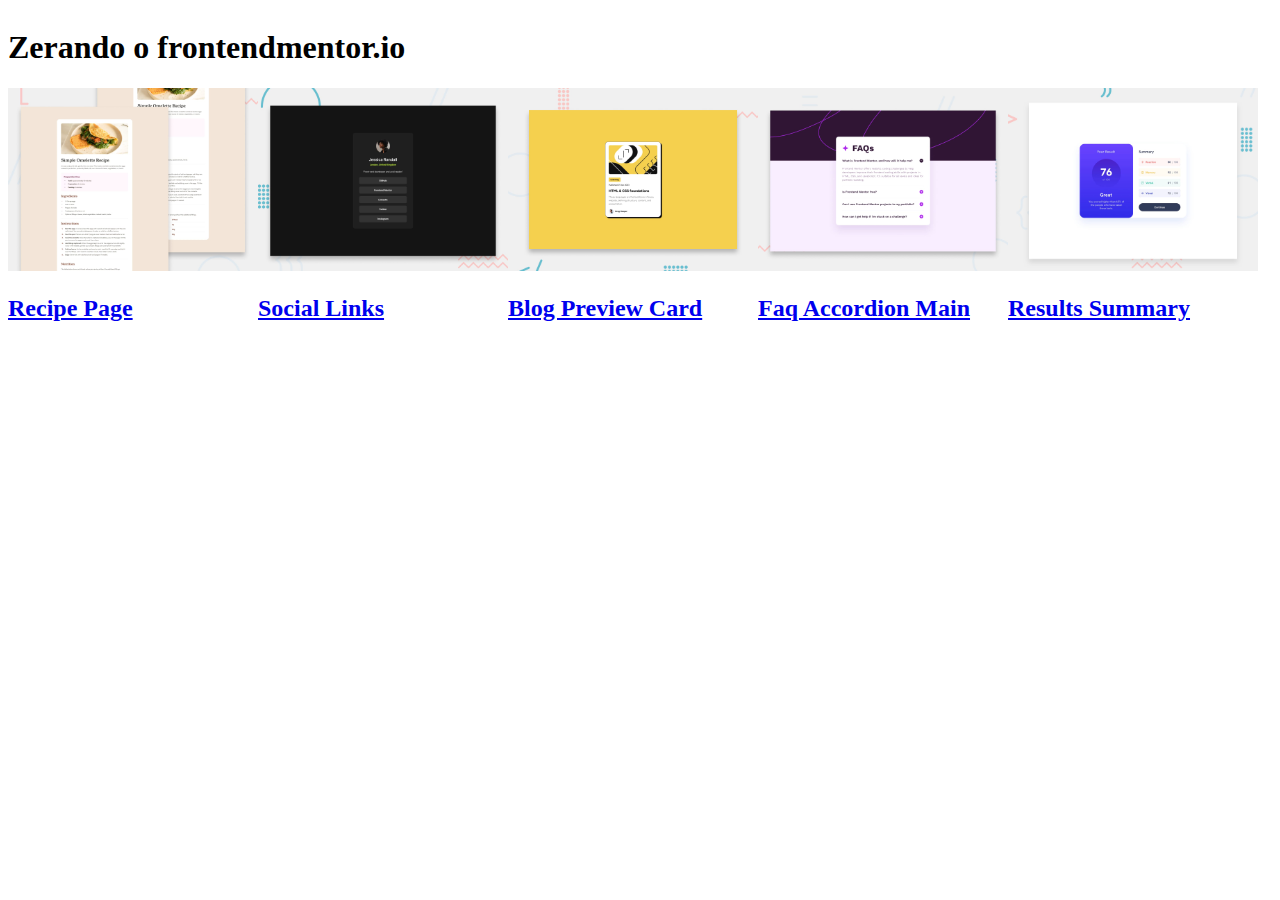
<file: index.html>
<!DOCTYPE html>
<html lang="pt-br">
<head>
    <meta charset="UTF-8">
    <meta name="viewport" content="width=device-width, initial-scale=1.0">
    <link rel="stylesheet" href="style.css">
    <title>FrontEnd Mentor io/SIDNEY</title>
</head>
<body>
    <main class="container">
        <div class="content">
            <h1>Zerando o frontendmentor.io</h1>
            <div class="projetos">
                <div class="recipe-page">
                    <a target="_blank" href="01-recipe-page/recipe-page-main/index.html">
                        <img src="01-recipe-page/recipe-page-main/design/desktop-preview.jpg" alt="Recipe Page">
                        <h2>Recipe Page</h2>
                    </a>
                </div>
                <div class="social-links">
                    <a target="_blank" href="02-social-links/social-links-profile-main/index.html">
                        <img src="02-social-links/social-links-profile-main/design/desktop-preview.jpg" alt="Social Links">
                        <h2>Social Links</h2>
                    </a>
                </div>
                <div class="blog-preview-card">
                    <a target="_blank" href="03-blog-preview-card/blog-preview-card-main/index.html">
                        <img src="03-blog-preview-card/blog-preview-card-main/design/desktop-preview.jpg" alt="Blog Preview Card">
                        <h2>Blog Preview Card</h2>
                    </a>
                </div>
                <div class="faq-accordion-main">
                    <a target="_blank" href="04-faq-accordion-main/faq-accordion-main/index.html">
                        <img src="04-faq-accordion-main/faq-accordion-main/design/desktop-preview.jpg" alt="Faq Accordion Main">
                        <h2>Faq Accordion Main</h2>
                    </a>
                </div>
                <div class="results-summary-component-main">
                    <a target="_blank" href="05-results-summary-component-main/results-summary-component-main/index.html">
                        <img src="05-results-summary-component-main/results-summary-component-main/design/desktop-preview.jpg" alt="Results Summary Component Main">
                        <h2>Results Summary</h2>
                    </a>
                </div>
            </div>
        </div>
    </main>
</body>
</html>
</file>
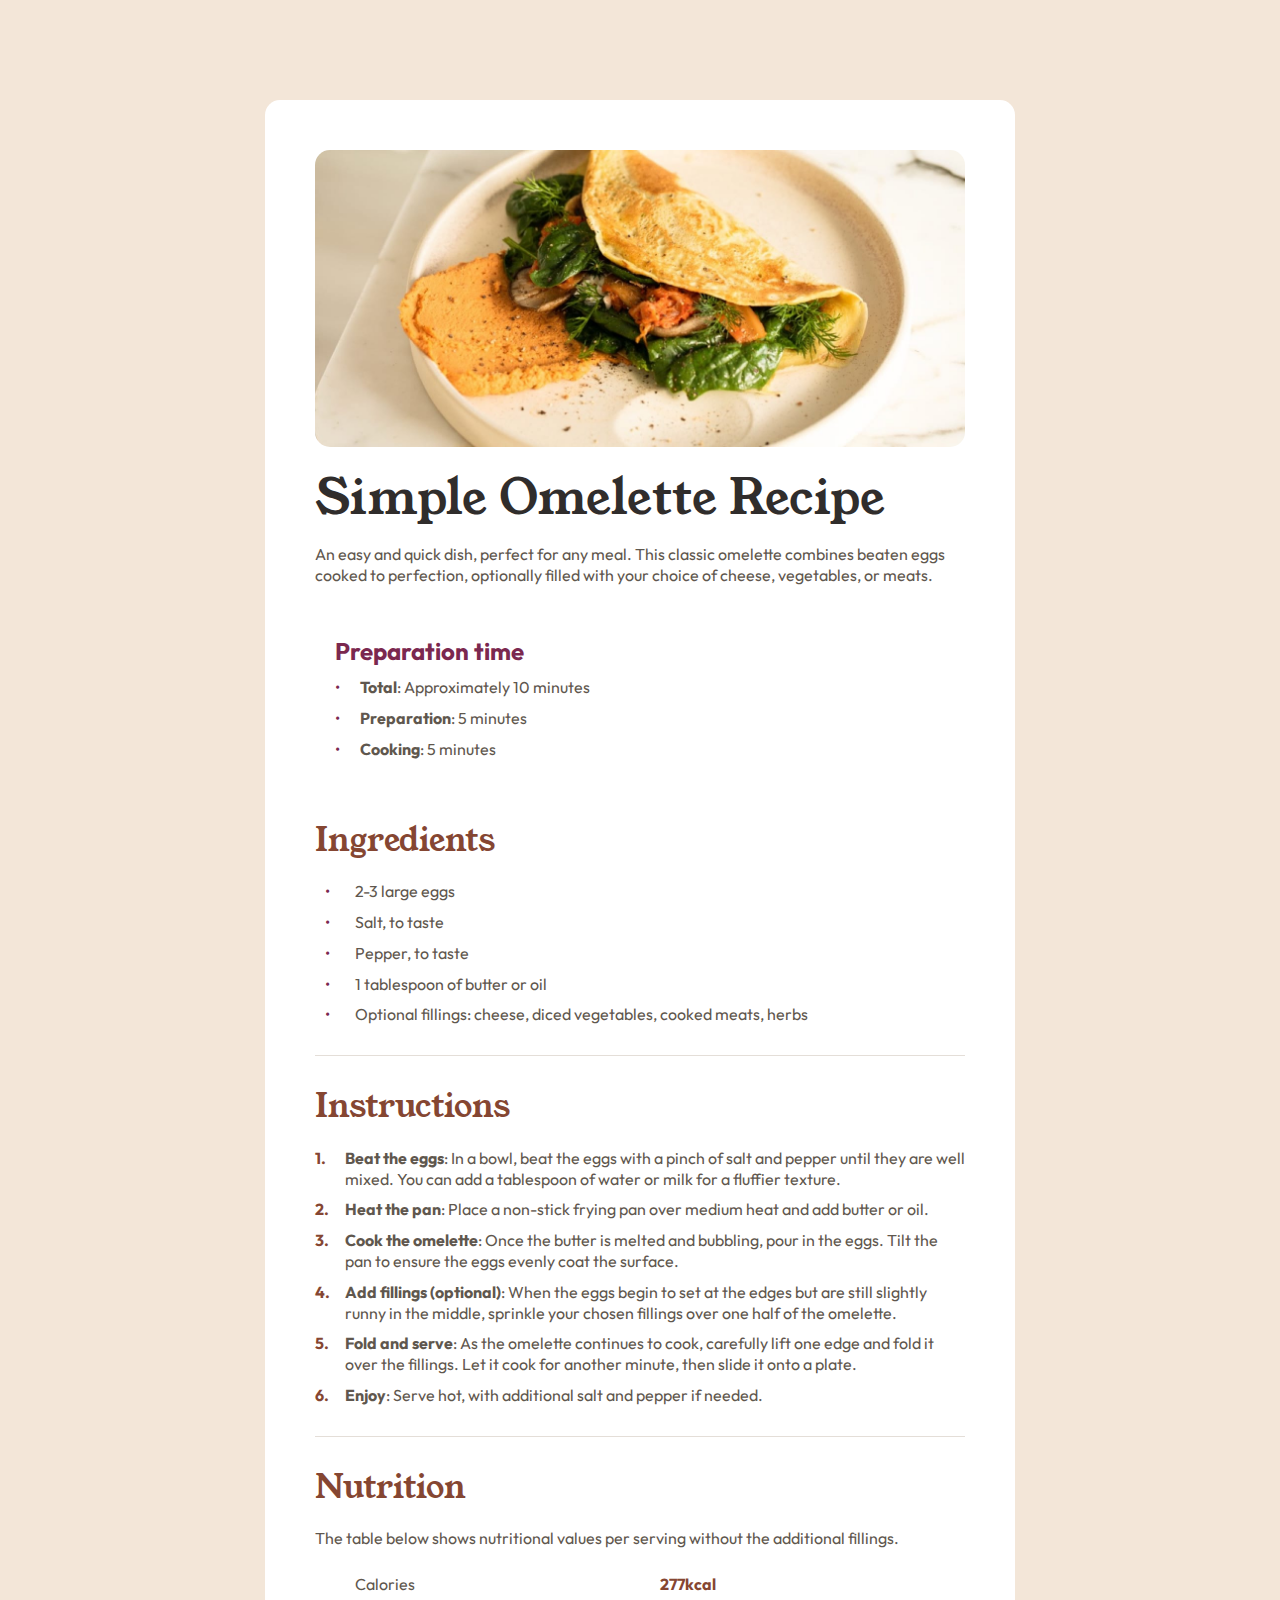
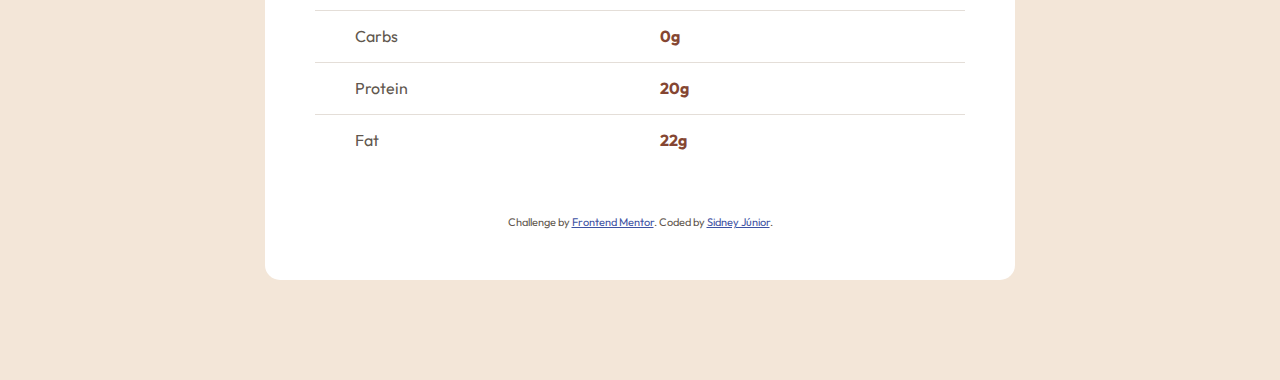
<file: 01 - recipe-page/recipe-page-main/index.html>
<!DOCTYPE html>
<html lang="en">
<head>
  <meta charset="UTF-8">
  <meta name="viewport" content="width=device-width, initial-scale=1.0"> <!-- displays site properly based on user's device -->

  <link rel="icon" type="image/png" sizes="32x32" href="./assets/images/favicon-32x32.png">
  <link rel="stylesheet" type="text/css" href="./css/style.css">
  <link rel="preconnect" href="https://fonts.googleapis.com">
  <link rel="preconnect" href="https://fonts.gstatic.com" crossorigin>
  <link href="https://fonts.googleapis.com/css2?family=Outfit:wght@100..900&family=Young+Serif&display=swap" rel="stylesheet">
  <title>Frontend Mentor | Recipe page</title>
  <style>
    .attribution { font-size: 11px; text-align: center; }
    .attribution a { color: hsl(228, 45%, 44%); }
  </style>
</head>
<body>
  <div class="container">
    <div class="imagem">
      <img src="./assets/images/image-omelette.jpeg">
    </div>
    <div class="inicio">
      <h1>Simple Omelette Recipe</h1>
      <p>
        An easy and quick dish, perfect for any meal. This classic omelette combines beaten eggs cooked
        to perfection, optionally filled with your choice of cheese, vegetables, or meats.
      </p>
      <div class="preparacao">
        <h3>Preparation time</h3>
        <ul>
          <li><span>Total</span>: Approximately 10 minutes</li>
          <li><span>Preparation</span>: 5 minutes</li>
          <li><span>Cooking</span>: 5 minutes</li>
        </ul>
      </div>
    </div>
      <div class="ingredientes">
        <h2>Ingredients</h2>
        <ul>
          <li>2-3 large eggs</li>
          <li>Salt, to taste</li>
          <li>Pepper, to taste</li>
          <li>1 tablespoon of butter or oil</li>
          <li>Optional fillings: cheese, diced vegetables, cooked meats, herbs</li>
        </ul>
      </div>
    <div class="instrucoes">
      <h2>Instructions</h2>
      <ol>
        <li>
          <span>Beat the eggs</span>: In a bowl, beat the eggs with a pinch of salt and pepper until they are well mixed.
          You can add a tablespoon of water or milk for a fluffier texture.
        </li>
        <li><span>Heat the pan</span>: Place a non-stick frying pan over medium heat and add butter or oil.</li>
        <li>
          <span>Cook the omelette</span>: Once the butter is melted and bubbling, pour in the eggs. Tilt the pan to ensure the eggs evenly coat the surface.
        </li>
        <li>
          <span>Add fillings (optional)</span>: When the eggs begin to set at the edges but are still slightly runny in the
          middle, sprinkle your chosen fillings over one half of the omelette.
        </li>
        <li>
          <span>Fold and serve</span>: As the omelette continues to cook, carefully lift one edge and fold it over the
          fillings. Let it cook for another minute, then slide it onto a plate.
        </li>
        <li><span>Enjoy</span>: Serve hot, with additional salt and pepper if needed.</li>
      </ol>
    </div>
    <div class="nutricao">
      <h2>Nutrition</h2>
      <p>The table below shows nutritional values per serving without the additional fillings.</p>
      <div class="table">
        <p>Calories<span>277kcal</span></p>
        <p>Carbs<span>0g</span></p>
        <p>Protein<span>20g</span></p>
        <p>Fat<span>22g</span>
        </p>
      </div>
    </div>
    
    <div class="attribution">
      Challenge by <a href="https://www.frontendmentor.io?ref=challenge" target="_blank">Frontend Mentor</a>.
      Coded by <a href="#">Sidney Júnior</a>.
    </div>
  </div>
</body>
</html>
</file>
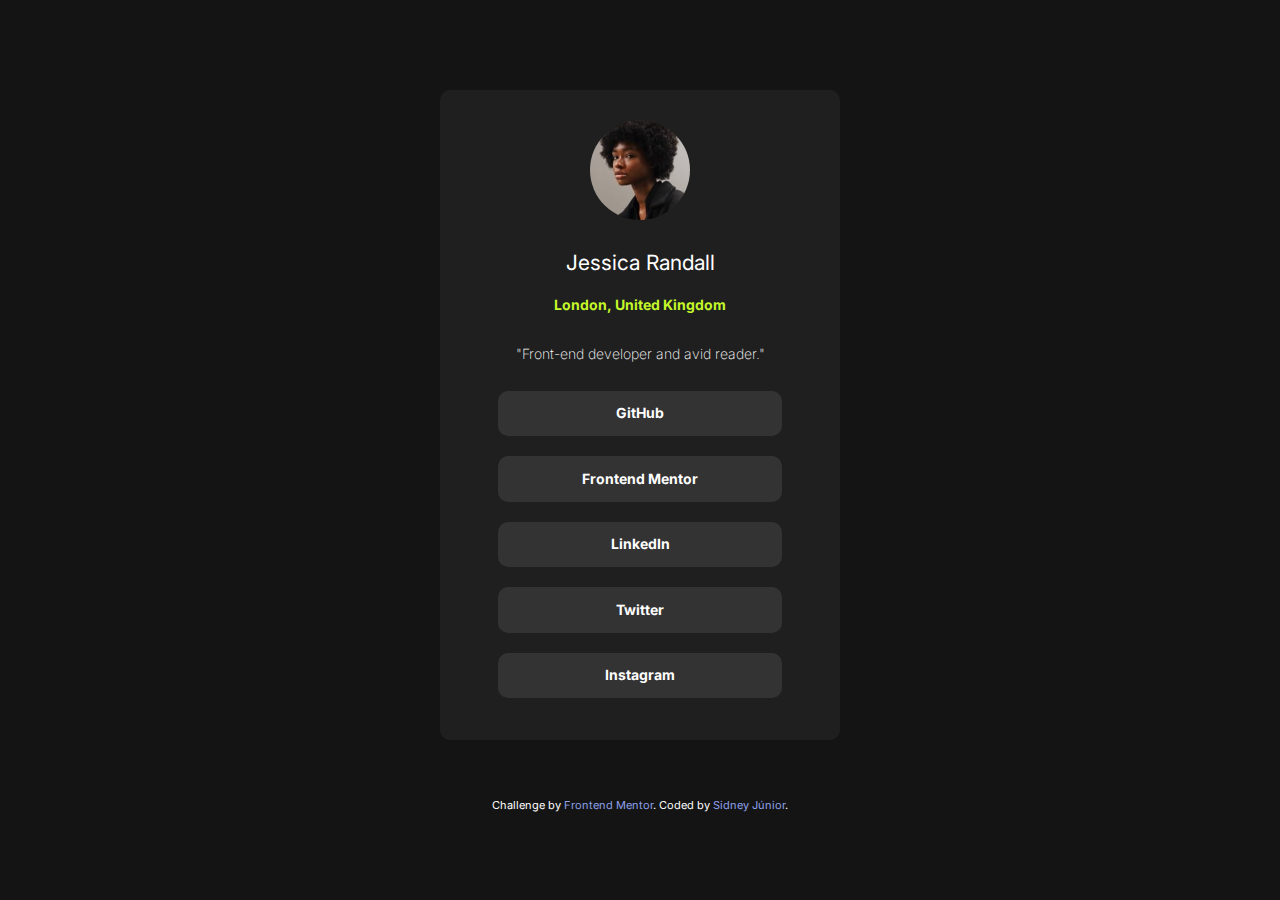
<file: 02 - social-links/social-links-profile-main/index.html>
<!DOCTYPE html>
<html lang="en">
<head>
  <meta charset="UTF-8">
  <meta name="viewport" content="width=device-width, initial-scale=1.0"> <!-- displays site properly based on user's device -->

  <link rel="icon" type="image/png" sizes="32x32" href="./assets/images/favicon-32x32.png">
  <link rel="stylesheet" href="./css/style.css">
  <link rel="preconnect" href="https://fonts.googleapis.com">
  <link rel="preconnect" href="https://fonts.gstatic.com" crossorigin>
  <link href="https://fonts.googleapis.com/css2?family=Inter:wght@100..900&display=swap" rel="stylesheet">
  <title>Frontend Mentor | Social links profile</title>

  <!-- Feel free to remove these styles or customise in your own stylesheet 👍 -->
  <style>
    .attribution { font-size: 11px; text-align: center; color: white;}
    .attribution a { color: hsl(228, 70%, 74%); }
  </style>
</head>
<body>
  <section class="container">
    <div>
      <img src="./assets/images/avatar-jessica.jpeg" alt="Foto de Perfil">
    </div>
    
    <h1>Jessica Randall</h1>
    <p class="subtitulo">London, United Kingdom</p>
    <p class="formacao">"Front-end developer and avid reader."</p>
    <ul>
    <a href="#"><li>GitHub</li></a>
    <a href="#"><li>Frontend Mentor</li></a>
    <a href="#"><li>LinkedIn</li></a>
    <a href="#"><li>Twitter</li></a>
    <a href="#"><li>Instagram</li></a>
    </ul>
  </section>
  
  <div class="attribution">
    Challenge by <a href="https://www.frontendmentor.io?ref=challenge" target="_blank">Frontend Mentor</a>. 
    Coded by <a href="#">Sidney Júnior</a>.
  </div>
</body>
</html>
</file>
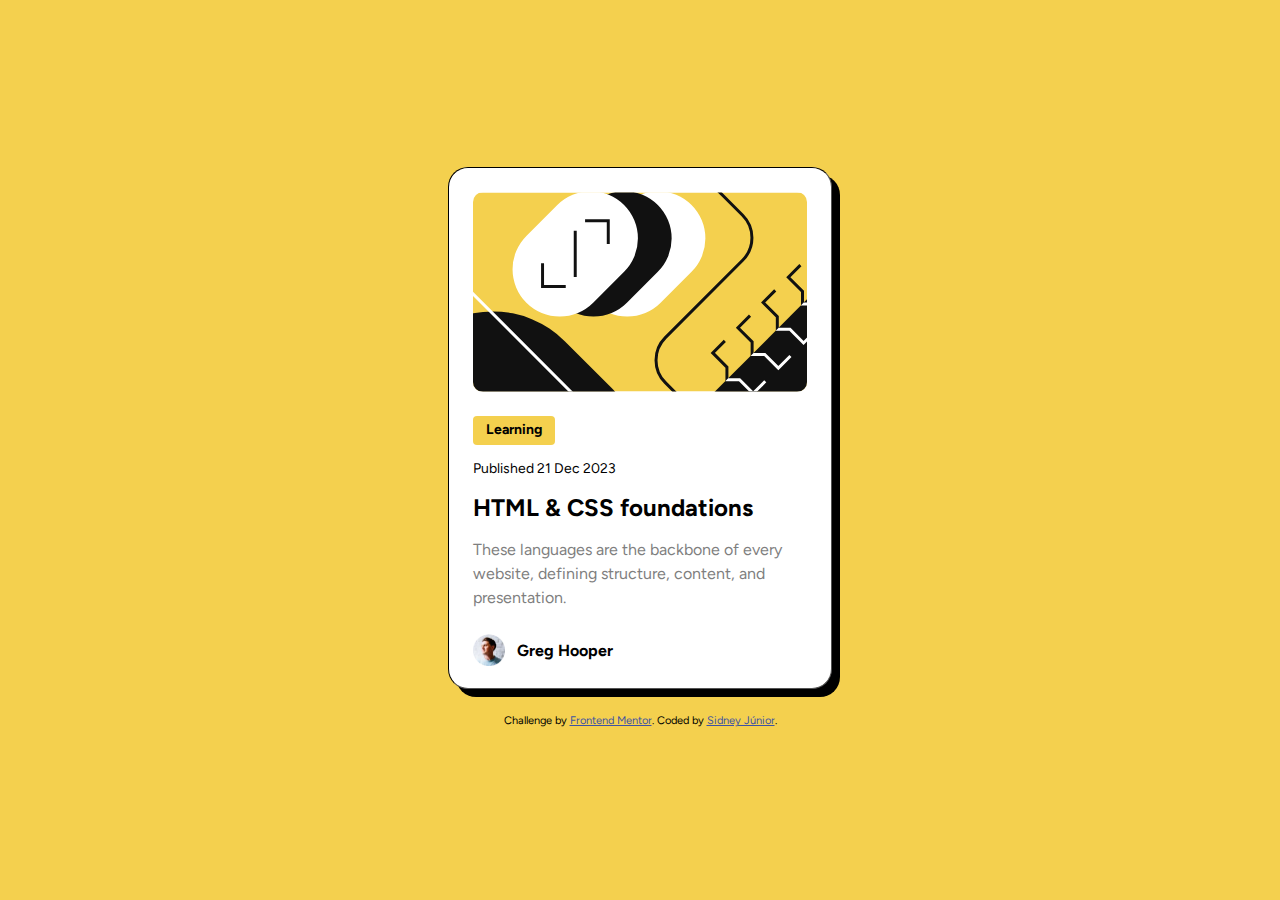
<file: 03 - blog-preview-card/blog-preview-card-main/index.html>
<!DOCTYPE html>
<html lang="en">
<head>
  <meta charset="UTF-8">
  <meta name="viewport" content="width=device-width, initial-scale=1.0"> <!-- displays site properly based on user's device -->
  <link rel="preconnect" href="https://fonts.googleapis.com">
  <link rel="preconnect" href="https://fonts.gstatic.com" crossorigin>
  <link href="https://fonts.googleapis.com/css2?family=Figtree:ital,wght@0,300..900;1,300..900&display=swap" rel="stylesheet">
  <link rel="icon" type="image/png" sizes="32x32" href="./assets/images/favicon-32x32.png">
  <link rel="stylesheet" href="./css/style.css">

  <title>Frontend Mentor | Blog preview card</title>

  <!-- Feel free to remove these styles or customise in your own stylesheet 👍 -->
  <style>
    .attribution { font-size: 11px; text-align: center; }
    .attribution a { color: hsl(228, 45%, 44%); }
  </style>
</head>
<body>

  <section class="conteiner">
    <img class="papel_de_parede" src="./assets/images/illustration-article.svg" alt="">
    <div class="conteudo">
      <div class="botao_amarelo"><h4>Learning</h4></div>
      <h2>Published 21 Dec 2023</h2>
      <h1>HTML & CSS foundations</h1>
      <p>These languages are the backbone of every website, defining structure, content, and presentation.</p>
    </div>
    <div class="perfil">
      <img class="foto_de_perfil" src="./assets/images/image-avatar.webp" alt="imagem de perfil">
      <h3 class="nome">Greg Hooper</h3>
    </div>
  </section>
  
  <div class="attribution">
    Challenge by <a href="https://www.frontendmentor.io?ref=challenge" target="_blank">Frontend Mentor</a>. 
    Coded by <a href="#">Sidney Júnior</a>.
  </div>
</body>
</html>
</file>
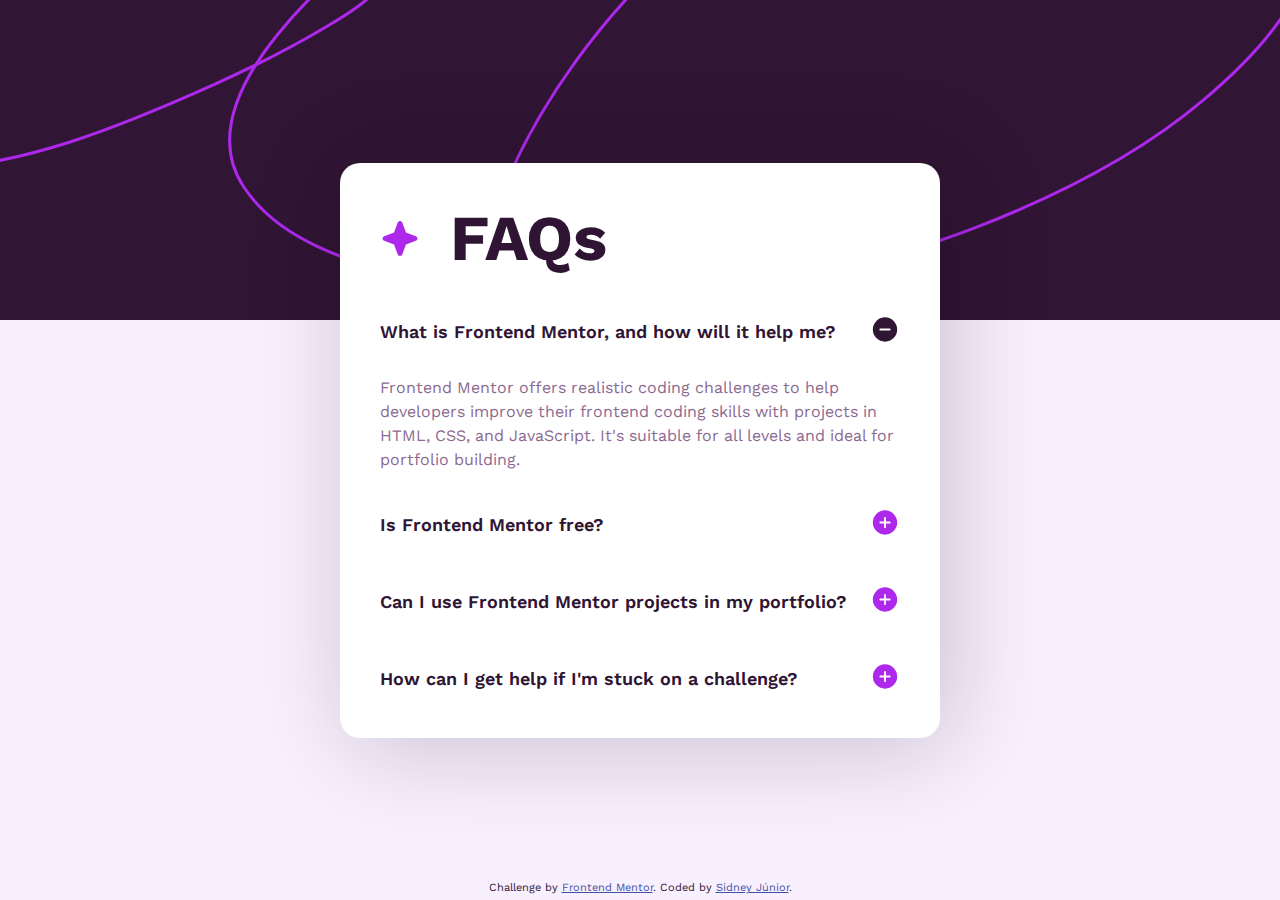
<file: 04 - faq-accordion-main/faq-accordion-main/index.html>
<!DOCTYPE html>
<html lang="en">
<head>
  <meta charset="UTF-8">
  <meta name="viewport" content="width=device-width, initial-scale=1.0"> <!-- displays site properly based on user's device -->
  <link rel="preconnect" href="https://fonts.googleapis.com">
  <link rel="preconnect" href="https://fonts.gstatic.com" crossorigin>
  <link href="https://fonts.googleapis.com/css2?family=Work+Sans:ital,wght@0,100..900;1,100..900&display=swap" rel="stylesheet">
  <link rel="stylesheet" href="./css/style.css">
  <link rel="icon" type="image/png" sizes="32x32" href="./assets/images/favicon-32x32.png">
  
  <title>Frontend Mentor | FAQ accordion</title>

</head>
<body>
  <div class="papel_de_parede"></div>
  <main class="container">
    <div class="titulo">
      <img class="estrela" src="./assets/images/icon-star.svg" alt="">
      <h1>FAQs</h1>
    </div>
    <dl>
      <div class="accordion_item">
        <dt class="accordion_header">What is Frontend Mentor, and how will it help me?<span><img class="icon" src="./assets/images/icon-minus.svg" alt="icone de ver mais"></span></dt>
        <dd class="accordion_content ativo" style="height: 106px;">
          Frontend Mentor offers realistic coding challenges to help developers improve their
          frontend coding skills with projects in HTML, CSS, and JavaScript. It's suitable for
          all levels and ideal for portfolio building.
        </dd>
      </div>
      <div class="accordion_item">
        <dt class="accordion_header">Is Frontend Mentor free?<span><img class="icon" src="./assets/images/icon-plus.svg" alt="icone de ver mais"></span></dt>
        <dd class="accordion_content">
          Yes, Frontend Mentor offers both free and premium coding challenges, with the free
          option providing access to a range of projects suitable for all skill levels.
        </dd>
      </div>
      <div class="accordion_item">
        <dt class="accordion_header">Can I use Frontend Mentor projects in my portfolio?<span><img class="icon" src="./assets/images/icon-plus.svg" alt="icone de ver mais"></span></dt>
        <dd class="accordion_content">
          Yes, you can use projects completed on Frontend Mentor in your portfolio. It's an excellent
          way to showcase your skills to potential employers!
        </dd>
      </div>
      <div class="accordion_item">
        <dt class="accordion_header">How can I get help if I'm stuck on a challenge?<span><img class="icon" src="./assets/images/icon-plus.svg" alt="icone de ver mais"></span></dt>
        <dd class="accordion_content">
          The best place to get help is inside Frontend Mentor's Discord community. There's a help
          channel where you can ask questions and seek support from other community members.
        </dd>
      </div>
    </dl>
  </main>


    <div class="attribution">
      Challenge by <a href="https://www.frontendmentor.io?ref=challenge" target="_blank">Frontend Mentor</a>. 
      Coded by <a href="#">Sidney Júnior</a>.
    </div>
  <script src="script.js"></script>
</body>
</html>
</file>
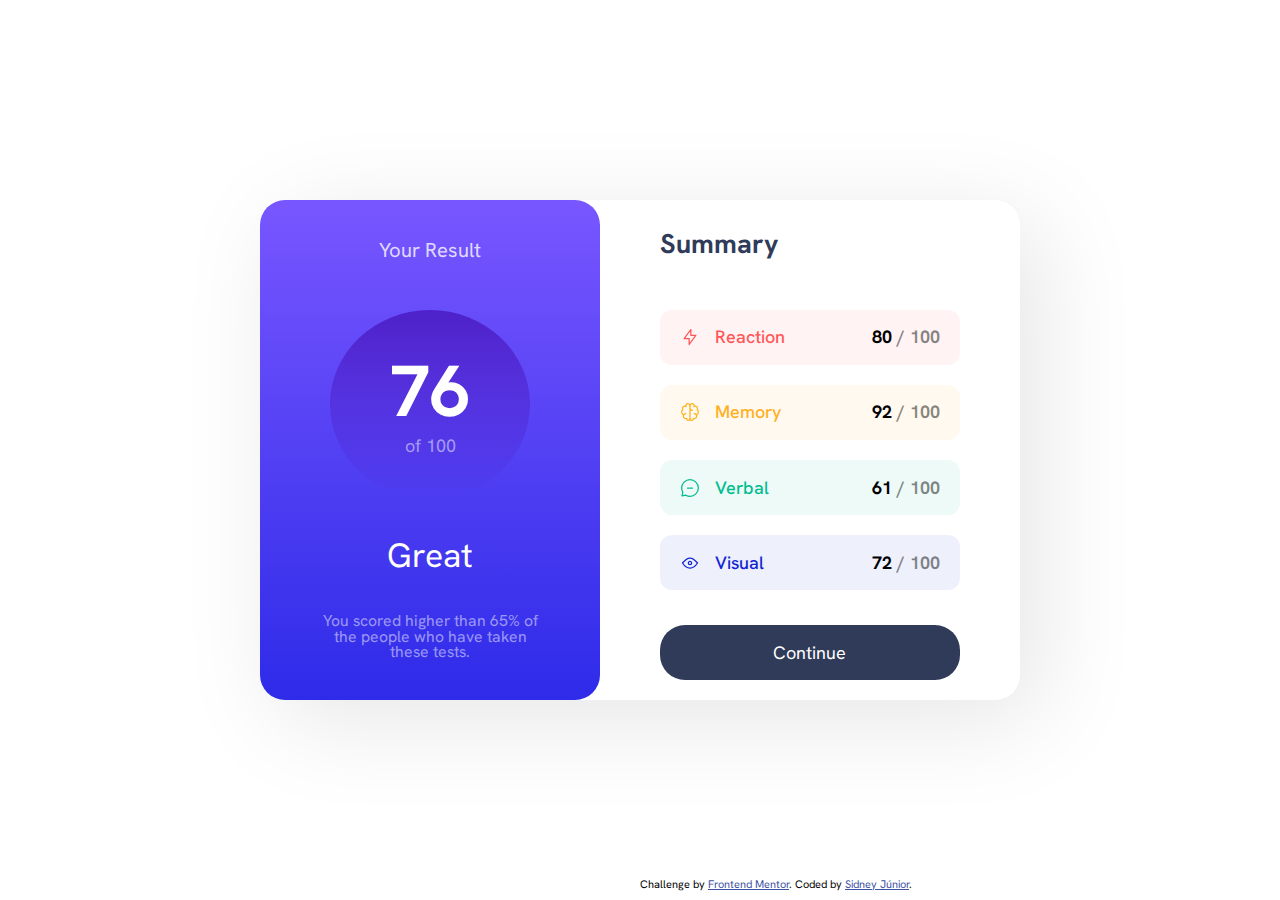
<file: 05-results-summary-component-main/results-summary-component-main/index.html>
<!DOCTYPE html>
<html lang="en">
<head>
  <meta charset="UTF-8">
  <meta name="viewport" content="width=device-width, initial-scale=1.0"> <!-- displays site properly based on user's device -->
  <link rel="preconnect" href="https://fonts.googleapis.com">
  <link rel="preconnect" href="https://fonts.gstatic.com" crossorigin>
  <link href="https://fonts.googleapis.com/css2?family=Hanken+Grotesk:ital,wght@0,100..900;1,100..900&display=swap" rel="stylesheet">

  <link rel="icon" type="image/png" sizes="32x32" href="./assets/images/favicon-32x32.png">
  <link rel="stylesheet" href="./css/style.css">
  <title>Frontend Mentor | Results summary component</title>

  <!-- Feel free to remove these styles or customise in your own stylesheet 👍 -->
  
</head>
<body>

  <main class="container">
      <div class="resultado">
        <h2>Your Result</h2>
        <div class="pontuacao">
          <h1>76</h1>
          <span>of 100</span>
        </div>
        <h3>Great</h3>
        <p>You scored higher than 65% of the people who have taken these tests.</p>
      </div>
      
      <div class="summary">
        <h1 class="titulo">Summary</h1>
        <div class="item_summary bg_vermelho">
          <div class="titulo_foto ">
            <img src="/05-results-summary-component-main/results-summary-component-main/assets/images/icon-reaction.svg" alt="">
            <p class="vermelho">Reaction</p>
          </div>
          <p class="numero"><span>80</span> / 100</p>
        </div>
        <div class="item_summary bg_amarelo">
          <div class="titulo_foto">
            <img src="/05-results-summary-component-main/results-summary-component-main/assets/images/icon-memory.svg" alt="">
            <p class="amarelo">Memory</p>
          </div>
          <p class="numero"><span>92</span> / 100</p>
        </div>
        <div class="item_summary bg_verde">
          <div class="titulo_foto">
            <img src="/05-results-summary-component-main/results-summary-component-main/assets/images/icon-verbal.svg" alt="">
            <p class="verde">Verbal</p>
          </div>
          <p class="numero"><span>61</span> / 100</p>
        </div>
        <div class="item_summary bg_azul">
          <div class="titulo_foto">
            <img src="/05-results-summary-component-main/results-summary-component-main/assets/images/icon-visual.svg" alt="">
            <p class="azul">Visual</p>
          </div>
          <p
          class="numero"><span>72</span> / 100</p>
        </div>
        
        
        <a href="#" class="botao">Continue</a>
      </div>
  </main>
  
  <footer>
    <div class="attribution">
      Challenge by <a href="https://www.frontendmentor.io?ref=challenge" target="_blank">Frontend Mentor</a>.
      Coded by <a href="#">Sidney Júnior</a>.
    </div>
</body>
</html>
</file>
<file: style.css>
img{
    max-width: 250px;
    width: 250px;

}
.container{
    display: flex;
    
}

.content{
    display: flex;
    flex-direction: column;
    
}

.projetos{
    display: flex;
}
</file>
<file: 01 - recipe-page/recipe-page-main/css/style.css>
@import './reset.css';

body{
    background-color: hsl(30, 54%, 90%);
    color: hsl(30, 10%, 34%);
    font-family: "Outfit", sans-serif;
}


img{
    border-radius: 15px;
    max-width: 650px;
    width: 100%;
}
h1{
    font-size: 3rem ;
    margin: 15px 0;
    color:  hsl(24, 5%, 18%);
    font-family: "Young Serif",serif;
}

h2{
    font-size: 2rem;
    color: hsl(14, 45%, 36%);
    font-family: "Young Serif",serif;

}
h3{
    color: hsl(332, 51%, 32%);
    font-size: 1.5rem;
    font-family: "Outfit", sans-serif;
    font-weight: bold;
}

.container{
    max-width: 650px;
    margin: 0 auto;
    background-color: hsl(0, 0%, 100%);
    padding: 50px;
    border-radius: 15px;
    margin-top: 100px;
    margin-bottom: 100px;
}
.preparacao{
    padding: 20px;
    margin: 30px 0px;
}
.preparacao h3{
    margin-bottom: 10px;
}
.preparacao span{
    font-weight: bold;
}
.preparacao ul li{
    margin-bottom: 10px;
}
.preparacao ul li::before{
    content: "\2022";
    color: hsl(332, 51%, 32%);
    margin-right: 20px;
}
.ingredientes{
    border-bottom: 1px solid hsl(30, 18%, 87%);
    padding-bottom: 20px;
}
.ingredientes h2{
    margin-bottom: 20px;
}

.ingredientes ul li{
    margin-bottom: 10px;
    position: relative;
    padding-left: 30px;
    margin-left: 10px;
}

.ingredientes ul li::before{
    content: "\2022";
    color: hsl(332, 51%, 32%);
    position: absolute;
    top: 0;
    left: 0;
    /* margin-right: 40px;
    margin-left: 10px; */
}


.instrucoes{
    margin-top: 30px;
    border-bottom: 1px solid hsl(30, 18%, 87%);
    padding-bottom: 20px;

}

.instrucoes span{
    font-weight: bold;
}

.instrucoes ol{
    counter-reset: item;
    
    
}
.instrucoes h2{
    margin-bottom: 20px;
}
.instrucoes ol li{
    position: relative;
    padding-left: 30px;
    margin-bottom: 10px;
}

.instrucoes ol li::before{
    content: counter(item) ".";
    counter-increment: item;
    position: absolute;
    left: 0;
    top: 0;
    color: hsl(14, 45%, 36%);
    font-weight: bold;
}

.nutricao{
    margin-top: 30px;
}
.nutricao h2{
    margin-bottom: 20px;
}
.table{
    margin-top: 10px;
    /* flex-direction: column; */
    /* justify-content: space-between; */
    margin-bottom: 50px;
}
.table p{
    display: grid;
    grid-template-columns: 1fr 1fr;
    padding: 15px 0px 15px 40px;
    border-bottom: 1px solid hsl(30, 18%, 87%);
}
.table span{
    font-weight: bold;
    color: hsl(14, 45%, 36%);
}

.table p:last-child{
    border: none;
}

@media(max-width:420px){
    body{
        display: flex;
        flex-direction: column
    }
    img{
        /* max-width: 420px; */
        border-radius: 0;
    }
    .container{
        max-width: none;
        margin: 0;
        background-color: hsl(0, 0%, 100%);
        padding: 0px 0px 50px 0px;
        border-radius: 0px;
        margin-top: 0px;
        margin-bottom: 0px;
    }
    h1{
        font-size: 2rem;

    }
    .inicio{
        padding: 10px 30px;
    }
    .ingredientes{
        padding: 0px 30px 30px 30px;
    }
    .instrucoes{
        padding: 0px 30px 30px 30px;

    }
    .nutricao{
        padding: 0px 30px;

    }
    h2{
        font-size: 1.875rem;
    }
    h3{
        font-size: 1.115rem;
    }
}
</file>
<file: 02 - social-links/social-links-profile-main/css/style.css>
@import './reset.css';
:root{
    font-size: 14px;
}
body{
    font-family: "Inter",sans-serif;
    background: hsl(0, 0%, 8%);
    /* background: wheat; */
    /* font-size: 14px; */
    height: 100vh;
    display: flex;
    flex-direction: column;
    align-items: center;
    justify-content: center;
    gap: 4.285714285714286rem;
    
}
a{
    text-decoration: none;
}
img{
    border-radius: 50%;
    width: 7.142857142857143rem;
}

.container{
    box-sizing: border-box;
    width: 28.57142857142857rem;
    height: 46.42857142857143rem;
    /* margin: 0 auto; */
    background: hsl(0, 0%, 12%);
    display: flex;
    flex-direction: column;
    align-items: center;
    padding: 2.142857142857143rem 1.785714285714286rem;
    border-radius: 0.7142857142857143rem;
}

h1{
    color: hsl(0, 0%, 100%) ;
    margin-top: 2.142857142857143rem;
    margin-bottom: 1.785714285714286rem;
    font-size: 1.5rem;
}

.subtitulo{
    color: hsl(75, 94%, 57%);
    margin-bottom: 2.5rem;
    font-weight: bold;
}

.formacao{
    color: hsl(0, 0%, 100%) ;
    margin-bottom: 2.142857142857143rem;
    font-weight: 200    ;
}
ul{
    display: flex;
    flex-direction: column;
    gap: 1.428571428571429rem;
    /* justify-content: center;
    align-items: center; */
}

ul li{
    display: flex;
    align-items: center;
    justify-content: center;
    background: hsl(0, 0%, 20%);
    /* width: 400px; */
    box-sizing: border-box;
    border-radius: 0.7142857142857143rem;
    
    /* height: 50px; */
    
}
ul a li{
    padding: 1.125rem 6rem;
    color: hsl(0, 0%, 100%);
    font-weight: bold;
}
ul a li:hover{
    background-color: hsl(75, 94%, 57%);
    color: hsl(0, 0%, 8%);
}

/* @media(max-width: 415px){
    :root{
        font-size: 14px;
    }
} */
</file>
<file: 03 - blog-preview-card/blog-preview-card-main/css/style.css>
@import './reset.css';

body{
    height: 100vh;
    display: flex;
    justify-content: center;
    flex-direction: column;
    align-items: center;
    background: hsl(47, 88%, 63%);
    font-family: "Figtree", sans-serif;
    line-height: 150%;
    gap: 20px;
}
h2{
    font-size: 14px;
    color: black;
    width: 143px;
    height: 21px;
}
p{
    color: #7F7F7F;

}
.foto_de_perfil{
    width: 32px;
    height: 32px;
}
.papel_de_parede{
    height: 200px;
    border-radius: 10px;
}
.conteiner{
    display: flex;
    flex-direction: column;
    width: 384px;
    height: 522px;
    background: hsl(0, 0%, 100%);
    box-sizing: border-box;
    padding: 24px;
    gap: 24px;
    border-radius: 20px;
    border: 1px inset black;
    box-shadow: 8px 8px 0px black;
}
.conteudo{
    display: flex;
    flex-direction: column;
    gap: 12px;
    height: 194px;
}
.botao_amarelo{
    background-color: hsl(47, 88%, 63%);
    box-sizing: border-box;
    padding:4px 12px ;
    height: 29px;
    width: 82px;
    display: flex;
    justify-content: center;
    align-items: center;
    border-radius: 4px;
    font-weight: bold;
    font-size: 14px;
    
}



.perfil{
    display: flex;
    align-items: center;
    width: 129px;
    gap: 12px;
}
.conteudo h1{
    font-size: 24px;
    font-weight: bold;
    padding: 6px 0px;
}
.conteudo h1:hover{
    color: #F4D04E;
    cursor: pointer;
}
.nome{
    font-weight: bold;
    width: 129px;
    height: 21px;
    font-weight: 14px;
    white-space: nowrap;
}
</file>
<file: 04 - faq-accordion-main/faq-accordion-main/css/style.css>
@import './reset.css';



body{
    background-color: hsl(275, 100%, 97%);
    display: flex;
    flex-direction: column;
    align-items: center;
    justify-content: center ;
    height: 100vh;
    gap: 50px;
    position: relative;
    font-family: "Work Sans", sans-serif;
    color: hsl(292, 42%, 14%);
    line-height: 150%;
}
.papel_de_parede{
    position: absolute;
    width: 100%;
    height: 320px;
    top: 0;
    left: 0;
    background-image: url('../assets/images/background-pattern-desktop.svg');
    background-size: cover; /* Cobrir a largura total mantendo a proporção */
    background-position: center; /* Centralizar a imagem */
    background-repeat: no-repeat; /* Não repetir a imagem */
}

.container{
    background-color: hsl(0, 0%, 100%);
    max-width: 600px;
    position: absolute;
    box-sizing: border-box;
    padding: 40px 40px 0px 40px;
    border-radius: 20px;
    box-shadow: 10px 10px 100px rgba(0, 0, 0, 0.2);

}

.titulo{
    display: flex;
    gap: 30px;
    align-items: center;
    margin-bottom: 55px;
    margin-top:15px;
}
.titulo h1{
    font-size: 4rem;
    font-weight: bold;
}




.attribution {
    font-size: 11px; 
    text-align: center;
    background-color: hsl(275, 100%, 97%);
    position: absolute;
    bottom: 0;
    
}
.attribution a {
    color: hsl(228, 45%, 44%);
}

dt{
    display: flex;
    align-items: center;
    justify-content: space-between;
    font-weight: 600;
    font-size: 1.125rem;

}
dt:hover{
    color: #AD28EB;
    cursor: pointer;
}

dd{ 
    color: hsl(292, 16%, 49%);
    margin-top: 25px;
    margin-bottom: 15px;
    overflow: hidden;
    height: 0;
    transition: height 0.5s ease;
    
}
.ativo{
    padding-bottom: 10px;
}


@media(max-width:420px){
    .container{
        max-width: 370px;
    }
}
</file>
<file: 05-results-summary-component-main/results-summary-component-main/css/style.css>
@import './reset.css';

:root{
    font-size: 18px;
    box-sizing: border-box;
}
body{
    display: flex;
    flex-direction: column;
    justify-content: center;
    align-items: center;
    font-family: "Hanken Grotesk", sans-serif;
    height: 100vh;
}

.container {
    background-color: hsl(0, 0%, 100%);
    box-shadow: 1.11rem 1.11rem 5.56rem rgba(0, 0, 0, .1);
    border-radius: 1.39rem;
    display: flex;
    max-height: 27.78rem;
    max-width: 44.44rem;
    
}

.resultado {
    background-image: linear-gradient(hsl(252, 100%, 67%), hsl(241, 81%, 54%));
    max-width: 20.44rem;
    /* box-sizing: border-box; */
    padding: 2.22rem 3.33rem;
    border-radius: 1.39rem;
    display: flex;
    flex-direction: column;
    justify-content: center;
    align-items: center;
    gap: 2.22rem;
}

.resultado h2{
    color: hsla(0, 0%, 100%, 0.8);
    margin-bottom: 0.56rem;
    font-size: 1.125rem; /* 18px */
}
.resultado h3{
    color: hsl(0, 0%, 100%);
    font-size: 1.875rem; /* 30px */
}
.resultado p{
    font-size: .875rem; /* 14px */
    color: hsla(0, 0%, 100%, 0.5);
    width: 12.22rem;
    text-align: center;
}
.pontuacao {
    background-image: linear-gradient(hsla(256, 72%, 46%, 1), hsla(241, 72%, 46%, 0));
    width: 11.11rem;
    height: 11.11rem;
    border-radius: 50%;
    display: flex;
    flex-direction: column;
    align-items: center;
    justify-content: center;
    gap: 0.56rem;
}
.pontuacao h1{
    font-size: 4rem; /* 72px */
    color: hsl(0, 0%, 100%);
    font-weight: bold;
}
.pontuacao span{
    color: hsl(0, 0%, 100%, 0.5);
}
.summary {
    display: flex;
    /* box-sizing: border-box; */
    flex-direction: column;
    align-items: center;
    justify-content: center;
    padding: 3.33rem 3.33rem 0 3.33rem;
    position: relative;
    gap: 1.11rem;
    margin-top: 1.67rem;
}
.titulo {
    position: absolute;
    font-size: 1.5rem; /* 24px */
    font-weight: bold;
    color: hsl(224, 30%, 27%);
    top: 0;
    left: 3.33rem;
}
.item_summary {
    display: flex;
    width: 16.67rem;
    height: 3.06rem;
    align-items: center;
    justify-content: space-between;
    box-sizing: border-box;
    padding: 1.11rem;
    border-radius: 0.67rem;
}

.item_summary p span{
    font-weight: 700;
    color: black;
}

.titulo_foto{
    display: flex;
    align-items: center;
    gap: 0.83rem;
}
.numero{
    color: #00000079;
    font-weight: bold;
}
.vermelho {
    color: hsl(0, 100%, 67%);
    font-weight: 500;
}
.amarelo{
    color: hsl(39, 100%, 56%);
    font-weight: 500;
}
.verde{
    color: hsl(166, 100%, 37%);
    font-weight: 500;
}
.azul{
    color: hsl(234, 85%, 45%);
    font-weight: 500;
}
.botao{
    text-decoration: none;
    color: white;
    background-color: hsl(224, 30%, 27%);
    width: 16.67rem;
    height: 3.06rem;
    text-align: center;
    display: flex;
    align-items: center;
    justify-content: center;
    border-radius: 1.39rem;
    margin-top: 0.83rem;
}

.bg_vermelho{
    background-color: hsla(0, 100%, 67%, 0.07);
}
.bg_amarelo{
    background-color: hsl(39, 100%, 56%, .07);
}
.bg_verde{
    background-color: hsl(166, 100%, 37%, .07);
}
.bg_azul{
    background-color: hsl(234, 85%, 45%, .07);
}

.botao:hover,.botao:focus{
    background-image: linear-gradient(hsl(252, 100%, 67%), hsl(241, 81%, 54%));
    border: 0 none;   
}

.attribution {
    font-size: 0.61rem; /* 11px */
    text-align: center;
    position: absolute;
    bottom: 0.56rem;
}
.attribution a {
    color: hsl(228, 45%, 44%);
}

@media (max-width: 800px) {
    :root{
        font-size: 14px;
    }
}
@media(max-width:650px){
    :root{
        font-size: 12px;
    }
}

@media(max-width:520px){
    :root{
        font-size: 10px;
    }
}


@media(max-width:420px){
    :root{
        font-size: 16px;
    }

    .container{
        flex-direction: column;
        max-height: fit-content;
        width: 100vw;

    }
    body{
        height: auto;
    }
    .resultado{
        padding: 0;
        border-radius: 0px 0px 45px 45px;
        max-width:100vw;
        padding-bottom: 30px;
        padding-top: 20px;
    }
    .pontuacao {
        max-width: 9rem;
        max-height: 9rem;
        gap: 0.56rem;
    }



    .resultado {
        gap: .875rem;
    }
    
    .resultado h2{
        font-size: 1rem; 
    }
    .resultado h3{
        font-size: 1.3rem; /* 30px */
    }
    .resultado p{
        font-size: .875rem; /* 14px */
    }



  
    .titulo {
        font-size: 1.125rem; /* 24px */
        left: 2.8rem;
    }
    

    footer{
    display: flex;
    align-items: center;
    justify-content: center;
    }

    .summary {
        padding: 0;
        width: 100vw;
        position: relative;
        gap: 1.11rem;
        padding-top:3rem;
    }
    .item_summary {
       max-width: 95vw;
        height: 3.06vh;
        
    }

    .botao{
       max-width: 95vw;
        margin-top: 0.83rem;
    }
}
</file>
